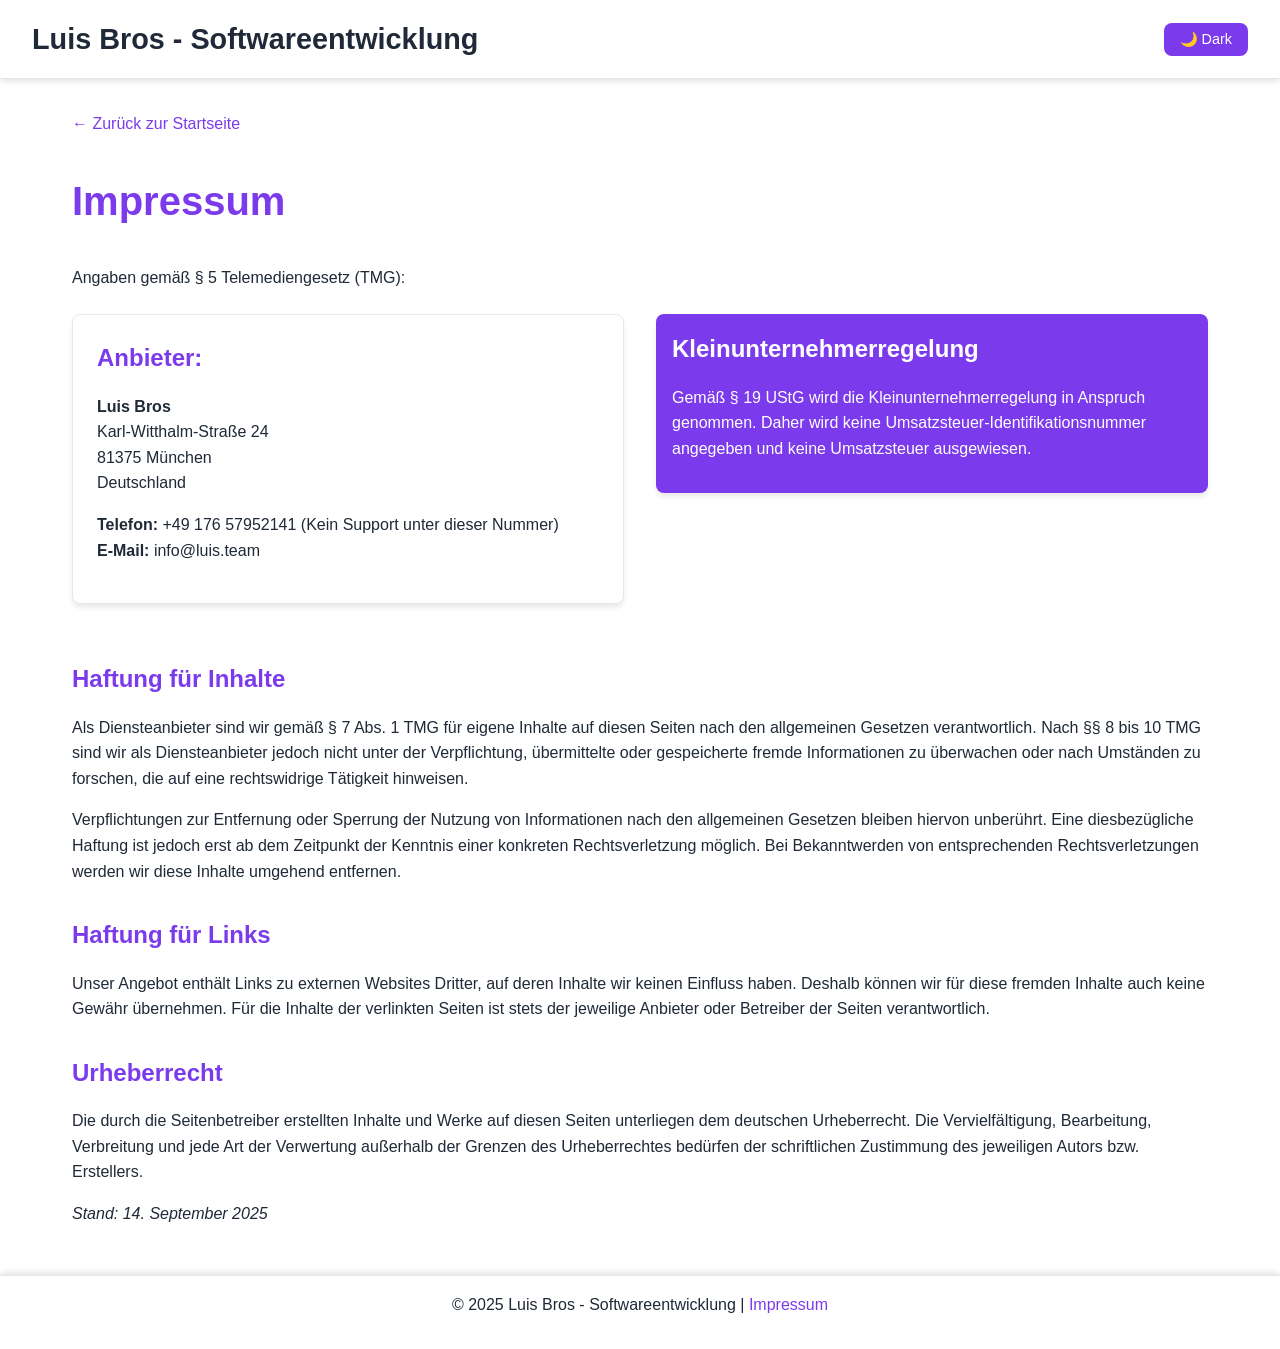
<file: impressum.html>
<!DOCTYPE html>
<html lang="de">
<head>
    <meta charset="UTF-8">
    <meta name="viewport" content="width=device-width, initial-scale=1.0">
    <title>Impressum - Luis Bros - Softwareentwicklung</title>
    <link rel="stylesheet" href="styles.css">
</head>
<body>
    <header>
        <div class="logo">Luis Bros - Softwareentwicklung</div>
        <button class="theme-toggle" id="themeToggle">🌙 Dark</button>
    </header>

    <main class="main-impressum">
        <a href="index.html" class="back-link">← Zurück zur Startseite</a>
        
        <h1>Impressum</h1>
        
        <p>Angaben gemäß § 5 Telemediengesetz (TMG):</p>

        <div class="info-grid">
            <div class="contact-info">
                <h2>Anbieter:</h2>
                <p><strong>Luis Bros</strong><br>
                Karl-Witthalm-Straße 24<br>
                81375 München<br>
                Deutschland</p>

                <p><strong>Telefon:</strong> +49 176 57952141 (Kein Support unter dieser Nummer)<br>
                <strong>E-Mail:</strong> info@luis.team</p>
            </div>

            <div class="highlight">
                <h2>Kleinunternehmerregelung</h2>
                <p>Gemäß § 19 UStG wird die Kleinunternehmerregelung in Anspruch genommen. Daher wird keine Umsatzsteuer-Identifikationsnummer angegeben und keine Umsatzsteuer ausgewiesen.</p>
            </div>
        </div>


        <h2>Haftung für Inhalte</h2>
        <p>Als Diensteanbieter sind wir gemäß § 7 Abs. 1 TMG für eigene Inhalte auf diesen Seiten nach den allgemeinen Gesetzen verantwortlich. Nach §§ 8 bis 10 TMG sind wir als Diensteanbieter jedoch nicht unter der Verpflichtung, übermittelte oder gespeicherte fremde Informationen zu überwachen oder nach Umständen zu forschen, die auf eine rechtswidrige Tätigkeit hinweisen.</p>

        <p>Verpflichtungen zur Entfernung oder Sperrung der Nutzung von Informationen nach den allgemeinen Gesetzen bleiben hiervon unberührt. Eine diesbezügliche Haftung ist jedoch erst ab dem Zeitpunkt der Kenntnis einer konkreten Rechtsverletzung möglich. Bei Bekanntwerden von entsprechenden Rechtsverletzungen werden wir diese Inhalte umgehend entfernen.</p>

        <h2>Haftung für Links</h2>
        <p>Unser Angebot enthält Links zu externen Websites Dritter, auf deren Inhalte wir keinen Einfluss haben. Deshalb können wir für diese fremden Inhalte auch keine Gewähr übernehmen. Für die Inhalte der verlinkten Seiten ist stets der jeweilige Anbieter oder Betreiber der Seiten verantwortlich.</p>

        <h2>Urheberrecht</h2>
        <p>Die durch die Seitenbetreiber erstellten Inhalte und Werke auf diesen Seiten unterliegen dem deutschen Urheberrecht. Die Vervielfältigung, Bearbeitung, Verbreitung und jede Art der Verwertung außerhalb der Grenzen des Urheberrechtes bedürfen der schriftlichen Zustimmung des jeweiligen Autors bzw. Erstellers.</p>

        <p><em>Stand: 14. September 2025</em></p>
    </main>

    <footer>
        <p>&copy; 2025 Luis Bros - Softwareentwicklung | <a href="impressum.html">Impressum</a></p>
    </footer>

    <script>
        const themeToggle = document.getElementById('themeToggle');
        const html = document.documentElement;

        // Check for saved theme or default to light
        const currentTheme = localStorage.getItem('theme') || 'light';
        html.setAttribute('data-theme', currentTheme);
        updateToggleButton(currentTheme);

        themeToggle.addEventListener('click', () => {
            const currentTheme = html.getAttribute('data-theme');
            const newTheme = currentTheme === 'dark' ? 'light' : 'dark';
            
            html.setAttribute('data-theme', newTheme);
            localStorage.setItem('theme', newTheme);
            updateToggleButton(newTheme);
        });

        function updateToggleButton(theme) {
            if (theme === 'dark') {
                themeToggle.textContent = '☀️ Light';
            } else {
                themeToggle.textContent = '🌙 Dark';
            }
        }
    </script>
</body>
</html>
</file>
<file: styles.css>
/* Global Styles */
* {
    margin: 0;
    padding: 0;
    box-sizing: border-box;
}

:root {
    --primary-color: #7C3AED;
    --primary-hover: #6D28D9;
    --bg-color: #FFFFFF;
    --text-color: #1F2937;
    --secondary-bg: #FFFFFF;
    --border-color: #E5E7EB;
    --shadow: 0 4px 6px -1px rgba(0, 0, 0, 0.1);
}

[data-theme="dark"] {
    --bg-color: #111827;
    --text-color: #F9FAFB;
    --secondary-bg: #111827;
    --border-color: #374151;
    --shadow: 0 4px 6px -1px rgba(0, 0, 0, 0.3);
}

body {
    font-family: -apple-system, BlinkMacSystemFont, 'Segoe UI', Roboto, sans-serif;
    line-height: 1.6;
    color: var(--text-color);
    background-color: var(--bg-color);
    transition: background-color 0.3s ease, color 0.3s ease;
    min-height: 100vh;
    display: flex;
    flex-direction: column;
}

/* Header Styles */
header {
    background-color: var(--secondary-bg);
    padding: 1rem 2rem;
    display: flex;
    justify-content: space-between;
    align-items: center;
    border-bottom: 1px solid var(--border-color);
    position: sticky;
    top: 0;
    z-index: 1000;
    box-shadow: var(--shadow);
}

.logo {
    font-size: 1.8rem;
    font-weight: bold;
    color: var(--text-color);
}

.theme-toggle {
    background: var(--primary-color);
    color: white;
    border: none;
    padding: 0.5rem 1rem;
    border-radius: 0.5rem;
    cursor: pointer;
    font-size: 0.9rem;
    transition: background-color 0.3s ease;
}

.theme-toggle:hover {
    background: var(--primary-hover);
}

/* Main Layout Styles - Index Page */
.main-index {
    width: 100%;
    margin: 0;
    padding: 1.5rem 8rem;
    flex: 1;
    display: flex;
    gap: 8rem;
    align-items: flex-start;
    padding-top: 4rem;
}

/* Main Layout Styles - Impressum Page */
.main-impressum {
    max-width: 1200px;
    margin: 0 auto;
    padding: 2rem;
    flex: 1;
}

/* Typography */
h1 {
    font-size: 2.5rem;
    margin-bottom: 2rem;
    color: var(--primary-color);
}

h2 {
    font-size: 1.5rem;
    margin-top: 2rem;
    margin-bottom: 1rem;
    color: var(--primary-color);
}

p {
    margin-bottom: 1rem;
}

/* Navigation */
.back-link {
    display: inline-block;
    color: var(--primary-color);
    text-decoration: none;
    margin-bottom: 2rem;
    font-weight: 500;
}

.back-link:hover {
    text-decoration: underline;
}

/* Index Page Specific Styles */
.hero-section {
    flex: 1;
    margin-bottom: 0;
    margin-top: 4rem;
}

.hero-section h1 {
    font-size: 3.5rem;
    margin-bottom: 1rem;
    background: linear-gradient(45deg, var(--primary-color), #EC4899, #F59E0B, var(--primary-color));
    background-size: 300% 300%;
    -webkit-background-clip: text;
    -webkit-text-fill-color: transparent;
    background-clip: text;
    animation: gradientMove 6s ease-in-out infinite;
}

@keyframes gradientMove {
    0%, 100% {
        background-position: 0% 50%;
    }
    50% {
        background-position: 100% 50%;
    }
}

.hero-section p {
    font-size: 1.4rem;
    margin-bottom: 1rem;
    width: 100%;
}

.projects-section {
    flex: 1;
    margin-bottom: 0;
    overflow: visible;
}

.projects-section h2 {
    font-size: 2rem;
    margin-bottom: 1.5rem;
    color: var(--primary-color);
}

.projects-container {
    overflow: visible;
    padding-bottom: 1rem;
    height: auto;
    max-height: 700px;
}

.projects-list {
    display: flex;
    flex-direction: column;
    gap: 1.5rem;
    padding: 0;
}

.project-card {
    background: var(--secondary-bg);
    border-radius: 1rem;
    padding: 1.5rem;
    width: 100%;
    box-shadow: var(--shadow);
    border: 1px solid var(--border-color);
    transition: transform 0.3s ease, box-shadow 0.3s ease;
    display: flex;
    flex-direction: column;
    text-decoration: none;
    color: inherit;
}

.project-card:hover {
    transform: translateY(-2px);
    box-shadow: 0 15px 35px -5px rgba(124, 58, 237, 0.3),
                0 8px 20px -3px rgba(236, 72, 153, 0.2),
                0 4px 10px -1px rgba(245, 158, 11, 0.1);
}

.project-card:hover::after {
    content: '';
    position: absolute;
    top: 0;
    left: 0;
    right: 0;
    bottom: 0;
    border-radius: 1rem;
    z-index: -1;
    animation: shadowPulseContinuous 3s ease-in-out infinite;
}

@keyframes shadowPulseContinuous {
    0%, 100% {
        opacity: 0.4;
        box-shadow: 0 18px 40px -5px rgba(124, 58, 237, 0.25),
                    0 10px 25px -3px rgba(236, 72, 153, 0.15),
                    0 5px 15px -1px rgba(245, 158, 11, 0.1);
    }
    33% {
        opacity: 0.7;
        box-shadow: 0 25px 55px -5px rgba(236, 72, 153, 0.35),
                    0 15px 35px -3px rgba(245, 158, 11, 0.25),
                    0 8px 20px -1px rgba(124, 58, 237, 0.15);
    }
    66% {
        opacity: 0.6;
        box-shadow: 0 22px 48px -5px rgba(245, 158, 11, 0.3),
                    0 12px 30px -3px rgba(124, 58, 237, 0.2),
                    0 6px 18px -1px rgba(236, 72, 153, 0.12);
    }
}

.project-card h3 {
    font-size: 1.3rem;
    margin-bottom: 0.5rem;
    color: var(--primary-color);
    display: flex;
    align-items: center;
    gap: 0.5rem;
}

.project-icon {
    width: 1.5rem;
    height: 1.5rem;
    border-radius: 0.25rem;
}

.project-card p {
    color: var(--text-color);
    opacity: 0.8;
}

.project-link {
    margin-top: auto;
    padding-top: 1rem;
    font-weight: 600;
    color: var(--primary-color);
    font-size: 0.9rem;
}

/* Impressum Page Specific Styles */
.contact-info {
    background: var(--secondary-bg);
    padding: 1.5rem;
    border-radius: 0.5rem;
    border: 1px solid var(--border-color);
    margin: 0 0 1.5rem 0;
    box-shadow: var(--shadow);
    transition: transform 0.3s ease, box-shadow 0.3s ease;
}

.contact-info:hover {
    transform: translateY(-2px);
    box-shadow: 0 8px 15px -3px rgba(124, 58, 237, 0.2);
}

.highlight {
    background: var(--primary-color);
    color: white;
    padding: 1rem;
    border-radius: 0.5rem;
    margin: 0 0 1.5rem 0;
    box-shadow: var(--shadow);
    transition: transform 0.3s ease, box-shadow 0.3s ease;
}

.highlight h2 {
    color: white;
    margin-top: 0;
}

.contact-info h2 {
    margin-top: 0;
}

.highlight:hover {
    transform: translateY(-2px);
    box-shadow: 0 8px 15px -3px rgba(124, 58, 237, 0.3);
}

.info-grid {
    display: grid;
    grid-template-columns: 1fr 1fr;
    gap: 2rem;
    margin: 1.5rem 0;
    align-items: start;
}

/* Footer Styles */
footer {
    background-color: var(--secondary-bg);
    padding: 1rem;
    text-align: center;
    border-top: 1px solid var(--border-color);
    margin-top: auto;
    box-shadow: 0 -4px 6px -1px rgba(0, 0, 0, 0.1);
}

footer a {
    color: var(--primary-color);
    text-decoration: none;
}

footer a:hover {
    text-decoration: underline;
}

/* Scrollbar styling for projects container */
.projects-container::-webkit-scrollbar {
    height: 8px;
}

.projects-container::-webkit-scrollbar-track {
    background: var(--secondary-bg);
    border-radius: 4px;
}

.projects-container::-webkit-scrollbar-thumb {
    background: var(--primary-color);
    border-radius: 4px;
}

.projects-container::-webkit-scrollbar-thumb:hover {
    background: var(--primary-hover);
}

/* Mobile Responsive */
@media (max-width: 768px) {
    header {
        padding: 1rem;
        flex-direction: row;
    }

    .logo {
        font-size: 1.2rem;
    }

    .main-index {
        padding: 1rem 1rem 1rem 2rem;
        flex-direction: column;
        gap: 2rem;
        align-items: stretch;
    }

    .main-impressum {
        padding: 1rem;
    }

    .hero-section {
        margin-top: 0;
    }

    .hero-section h1 {
        font-size: 2rem;
    }

    .hero-section p {
        font-size: 1rem;
    }

    .project-card {
        padding: 1rem;
        width: 100%;
        flex-shrink: 0;
    }

    .projects-section h2 {
        font-size: 1.5rem;
    }

    .projects-list {
        flex-direction: column;
        padding: 2rem;
    }

    .projects-container {
        overflow-y: auto;
        overflow-x: visible;
        max-height: 400px;
    }

    h1 {
        font-size: 2rem;
    }

    .info-grid {
        grid-template-columns: 1fr;
        gap: 1rem;
    }

    .footer {
        margin-top: 4rem;
    }
}
</file>
